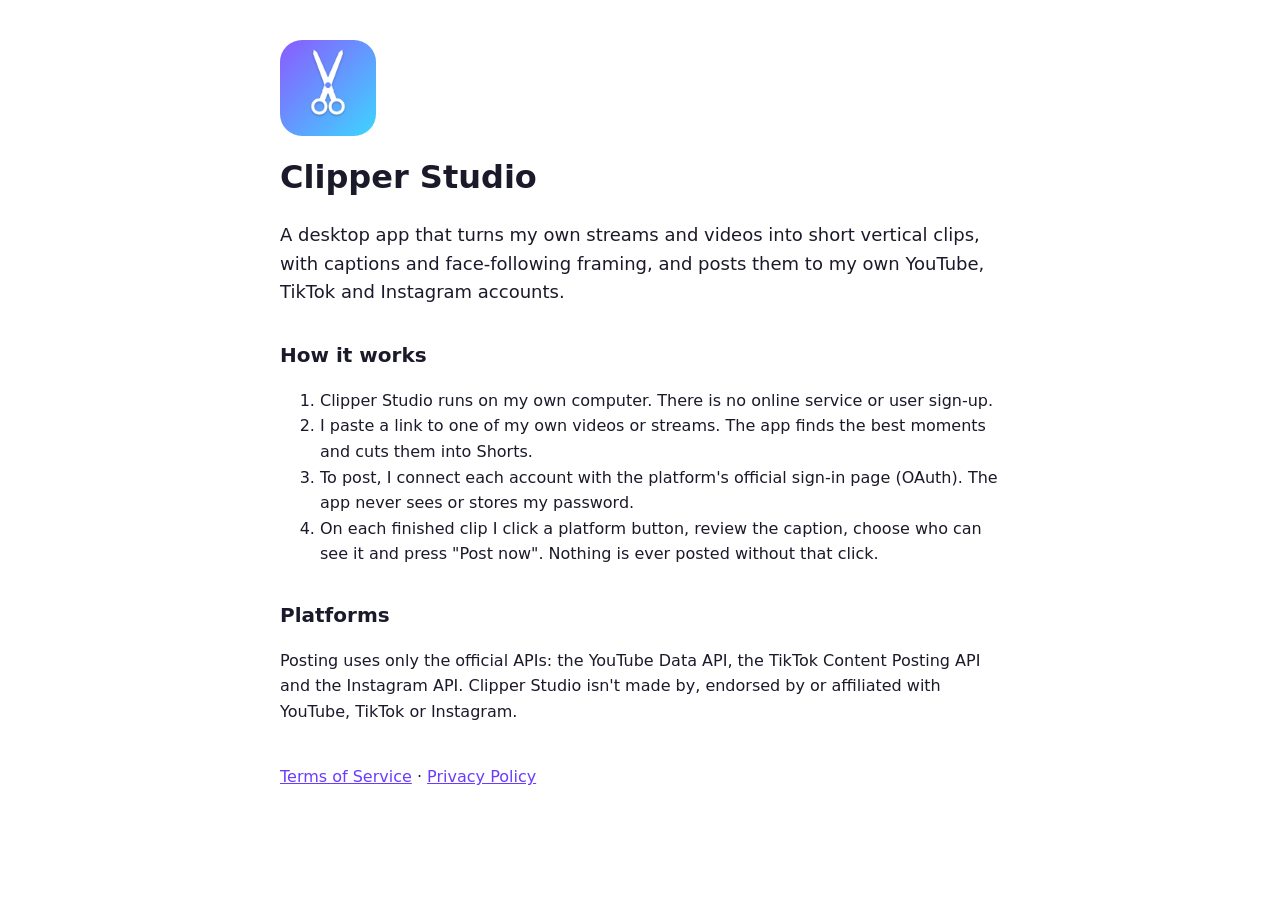
<file: index.html>
<!doctype html>
<html lang="en">
<head>
  <meta charset="utf-8">
  <meta name="viewport" content="width=device-width, initial-scale=1">
  <title>Clipper Studio</title>
  <link rel="icon" href="icon.png">
  <link rel="stylesheet" href="style.css">
</head>
<body>
  <main>
    <img src="icon.png" alt="" width="96" height="96" class="icon">
    <h1>Clipper Studio</h1>
    <p class="lead">A desktop app that turns my own streams and videos into short vertical clips, with captions and
      face-following framing, and posts them to my own YouTube, TikTok and Instagram accounts.</p>

    <h2>How it works</h2>
    <ol>
      <li>Clipper Studio runs on my own computer. There is no online service or user sign-up.</li>
      <li>I paste a link to one of my own videos or streams. The app finds the best moments and cuts them into
        Shorts.</li>
      <li>To post, I connect each account with the platform's official sign-in page (OAuth). The app never sees or
        stores my password.</li>
      <li>On each finished clip I click a platform button, review the caption, choose who can see it and press
        "Post now". Nothing is ever posted without that click.</li>
    </ol>

    <h2>Platforms</h2>
    <p>Posting uses only the official APIs: the YouTube Data API, the TikTok Content Posting API and the Instagram
      API. Clipper Studio isn't made by, endorsed by or affiliated with YouTube, TikTok or Instagram.</p>

    <p class="links"><a href="terms/">Terms of Service</a> · <a href="privacy/">Privacy Policy</a></p>
  </main>
</body>
</html>
</file>
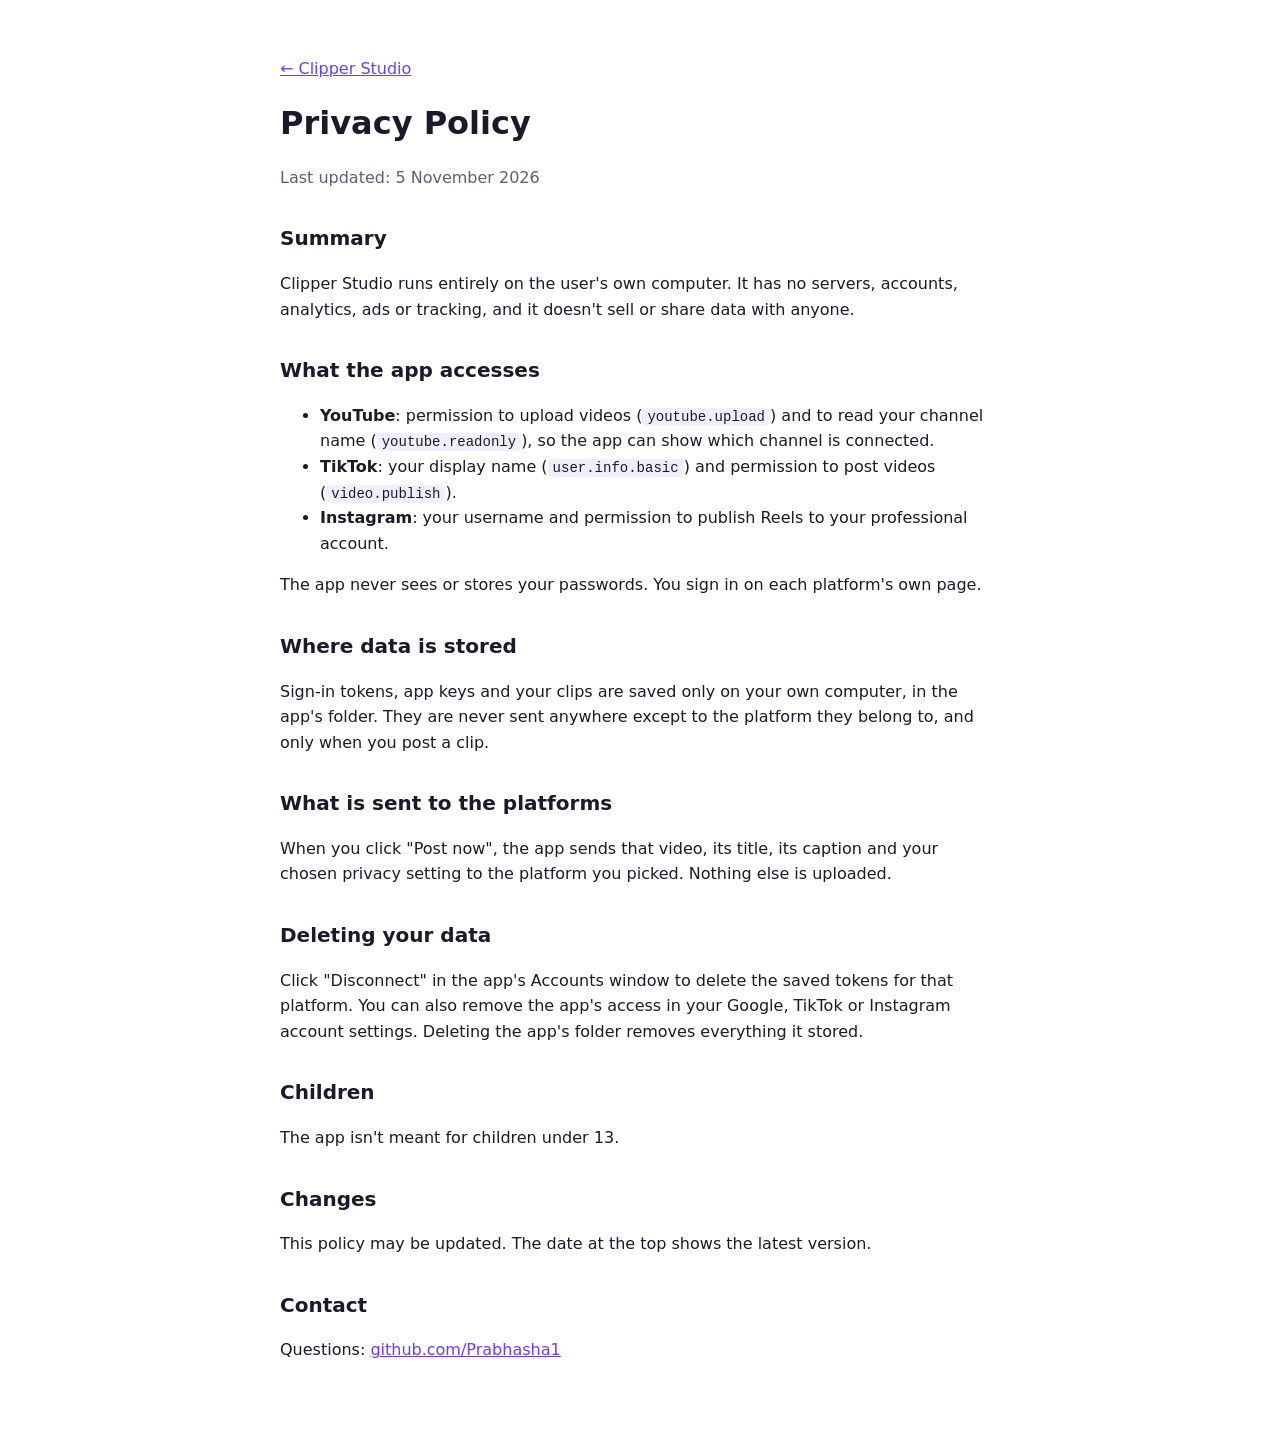
<file: privacy/index.html>
<!doctype html>
<html lang="en">
<head>
  <meta charset="utf-8">
  <meta name="viewport" content="width=device-width, initial-scale=1">
  <title>Privacy Policy · Clipper Studio</title>
  <link rel="icon" href="../icon.png">
  <link rel="stylesheet" href="../style.css">
</head>
<body>
  <main>
    <p><a href="../">← Clipper Studio</a></p>
    <h1>Privacy Policy</h1>
    <p class="muted">Last updated: 5 November 2026</p>

    <h2>Summary</h2>
    <p>Clipper Studio runs entirely on the user's own computer. It has no servers, accounts, analytics, ads or
      tracking, and it doesn't sell or share data with anyone.</p>

    <h2>What the app accesses</h2>
    <ul>
      <li><b>YouTube</b>: permission to upload videos (<code>youtube.upload</code>) and to read your channel name
        (<code>youtube.readonly</code>), so the app can show which channel is connected.</li>
      <li><b>TikTok</b>: your display name (<code>user.info.basic</code>) and permission to post videos
        (<code>video.publish</code>).</li>
      <li><b>Instagram</b>: your username and permission to publish Reels to your professional account.</li>
    </ul>
    <p>The app never sees or stores your passwords. You sign in on each platform's own page.</p>

    <h2>Where data is stored</h2>
    <p>Sign-in tokens, app keys and your clips are saved only on your own computer, in the app's folder. They are
      never sent anywhere except to the platform they belong to, and only when you post a clip.</p>

    <h2>What is sent to the platforms</h2>
    <p>When you click "Post now", the app sends that video, its title, its caption and your chosen privacy setting to
      the platform you picked. Nothing else is uploaded.</p>

    <h2>Deleting your data</h2>
    <p>Click "Disconnect" in the app's Accounts window to delete the saved tokens for that platform. You can also
      remove the app's access in your Google, TikTok or Instagram account settings. Deleting the app's folder removes
      everything it stored.</p>

    <h2>Children</h2>
    <p>The app isn't meant for children under 13.</p>

    <h2>Changes</h2>
    <p>This policy may be updated. The date at the top shows the latest version.</p>

    <h2>Contact</h2>
    <p>Questions: <a href="https://github.com/Prabhasha1">github.com/Prabhasha1</a></p>
  </main>
</body>
</html>
</file>
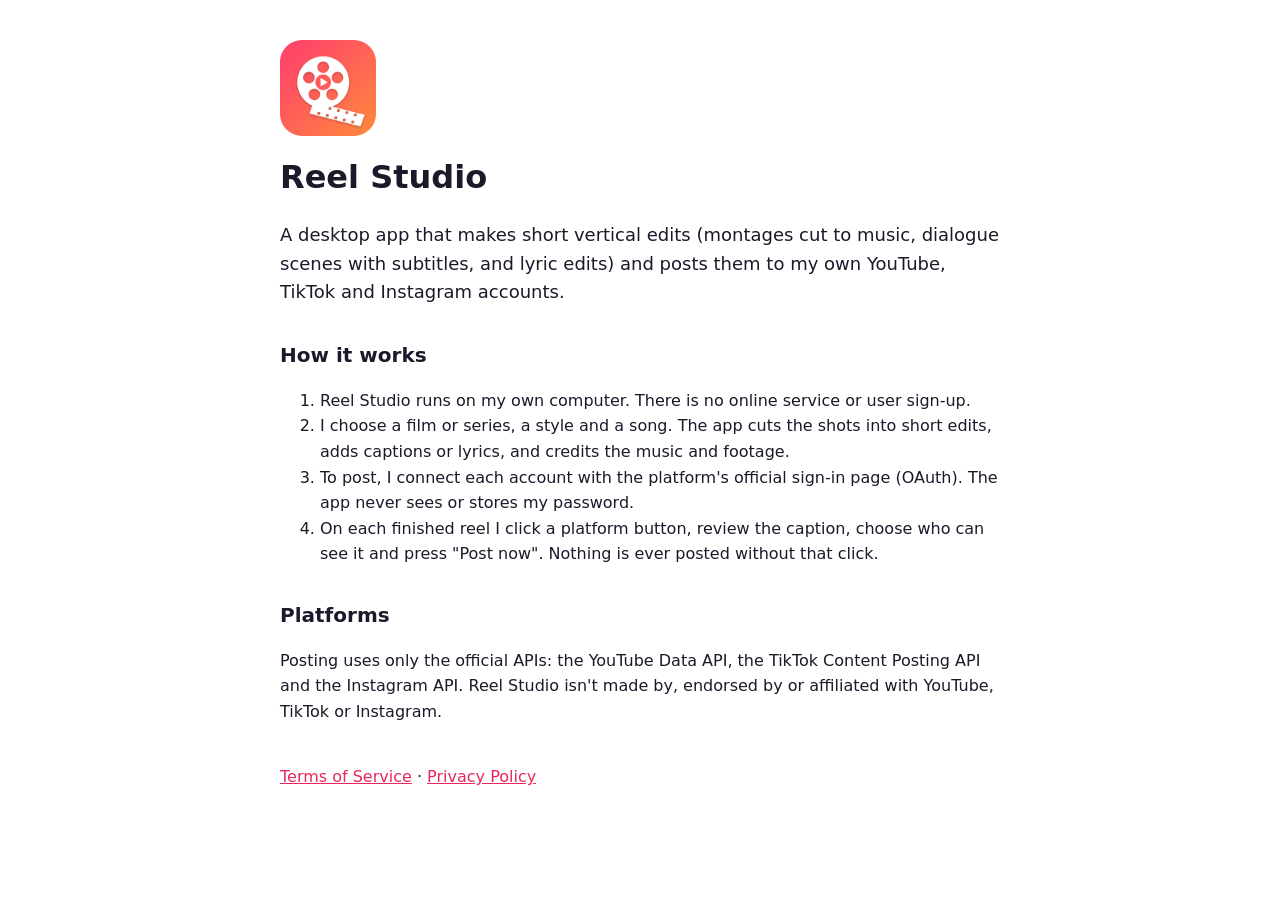
<file: reel-studio/index.html>
<!doctype html>
<html lang="en">
<head>
  <meta charset="utf-8">
  <meta name="viewport" content="width=device-width, initial-scale=1">
  <title>Reel Studio</title>
  <link rel="icon" href="icon.png">
  <link rel="stylesheet" href="style.css">
</head>
<body>
  <main>
    <img src="icon.png" alt="" width="96" height="96" class="icon">
    <h1>Reel Studio</h1>
    <p class="lead">A desktop app that makes short vertical edits (montages cut to music, dialogue scenes with
      subtitles, and lyric edits) and posts them to my own YouTube, TikTok and Instagram accounts.</p>

    <h2>How it works</h2>
    <ol>
      <li>Reel Studio runs on my own computer. There is no online service or user sign-up.</li>
      <li>I choose a film or series, a style and a song. The app cuts the shots into short edits, adds captions or
        lyrics, and credits the music and footage.</li>
      <li>To post, I connect each account with the platform's official sign-in page (OAuth). The app never sees or
        stores my password.</li>
      <li>On each finished reel I click a platform button, review the caption, choose who can see it and press
        "Post now". Nothing is ever posted without that click.</li>
    </ol>

    <h2>Platforms</h2>
    <p>Posting uses only the official APIs: the YouTube Data API, the TikTok Content Posting API and the Instagram
      API. Reel Studio isn't made by, endorsed by or affiliated with YouTube, TikTok or Instagram.</p>

    <p class="links"><a href="terms/">Terms of Service</a> · <a href="privacy/">Privacy Policy</a></p>
  </main>
</body>
</html>
</file>
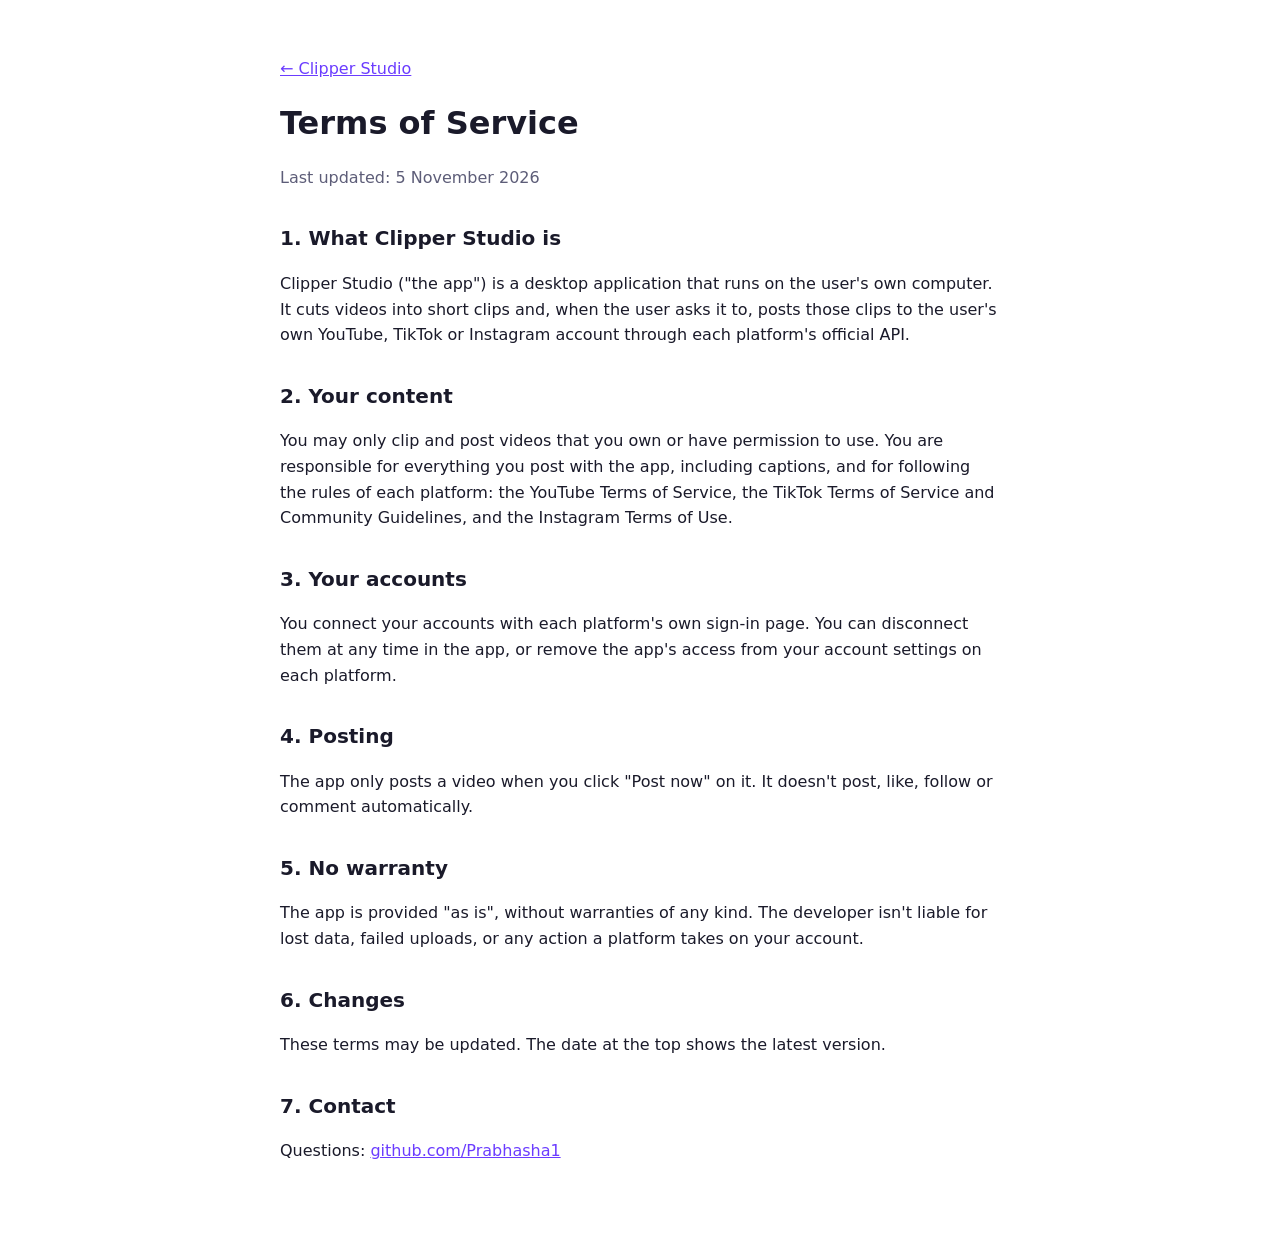
<file: terms/index.html>
<!doctype html>
<html lang="en">
<head>
  <meta charset="utf-8">
  <meta name="viewport" content="width=device-width, initial-scale=1">
  <title>Terms of Service · Clipper Studio</title>
  <link rel="icon" href="../icon.png">
  <link rel="stylesheet" href="../style.css">
</head>
<body>
  <main>
    <p><a href="../">← Clipper Studio</a></p>
    <h1>Terms of Service</h1>
    <p class="muted">Last updated: 5 November 2026</p>

    <h2>1. What Clipper Studio is</h2>
    <p>Clipper Studio ("the app") is a desktop application that runs on the user's own computer. It cuts videos into
      short clips and, when the user asks it to, posts those clips to the user's own YouTube, TikTok or Instagram
      account through each platform's official API.</p>

    <h2>2. Your content</h2>
    <p>You may only clip and post videos that you own or have permission to use. You are responsible for everything
      you post with the app, including captions, and for following the rules of each platform: the YouTube Terms of
      Service, the TikTok Terms of Service and Community Guidelines, and the Instagram Terms of Use.</p>

    <h2>3. Your accounts</h2>
    <p>You connect your accounts with each platform's own sign-in page. You can disconnect them at any time in the
      app, or remove the app's access from your account settings on each platform.</p>

    <h2>4. Posting</h2>
    <p>The app only posts a video when you click "Post now" on it. It doesn't post, like, follow or comment
      automatically.</p>

    <h2>5. No warranty</h2>
    <p>The app is provided "as is", without warranties of any kind. The developer isn't liable for lost data, failed
      uploads, or any action a platform takes on your account.</p>

    <h2>6. Changes</h2>
    <p>These terms may be updated. The date at the top shows the latest version.</p>

    <h2>7. Contact</h2>
    <p>Questions: <a href="https://github.com/Prabhasha1">github.com/Prabhasha1</a></p>
  </main>
</body>
</html>
</file>
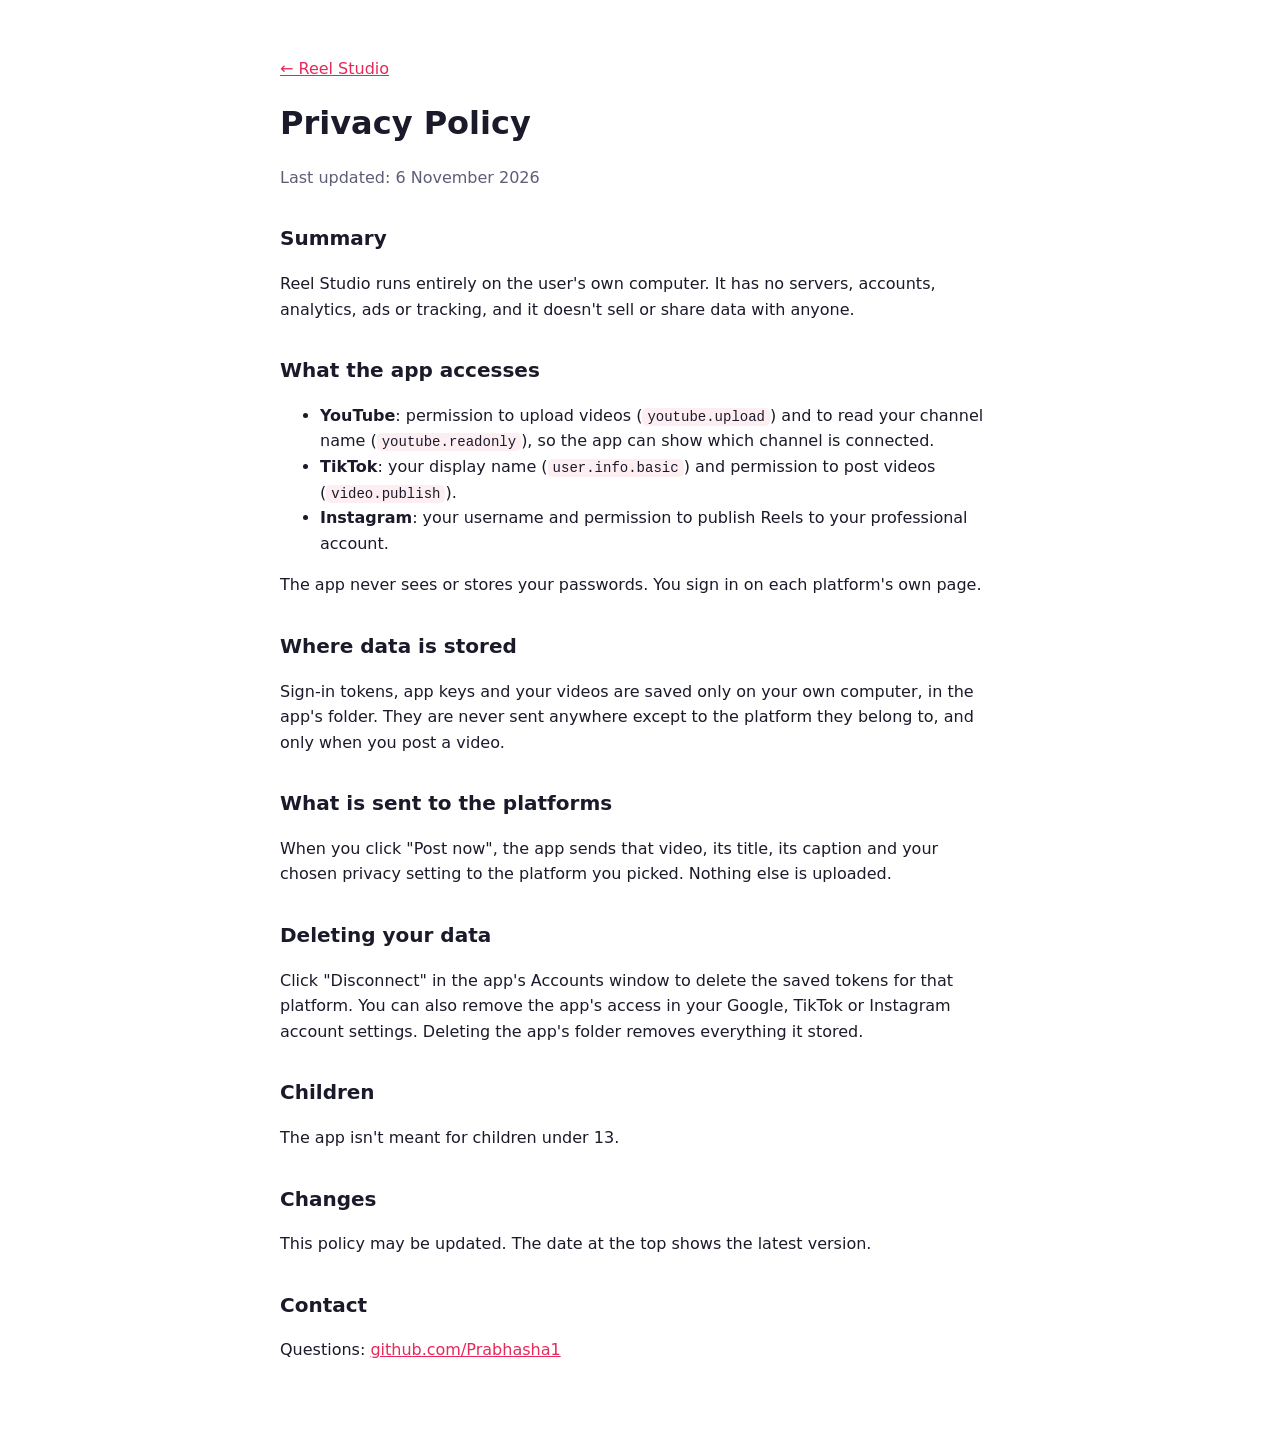
<file: reel-studio/privacy/index.html>
<!doctype html>
<html lang="en">
<head>
  <meta charset="utf-8">
  <meta name="viewport" content="width=device-width, initial-scale=1">
  <title>Privacy Policy · Reel Studio</title>
  <link rel="icon" href="../icon.png">
  <link rel="stylesheet" href="../style.css">
</head>
<body>
  <main>
    <p><a href="../">← Reel Studio</a></p>
    <h1>Privacy Policy</h1>
    <p class="muted">Last updated: 6 November 2026</p>

    <h2>Summary</h2>
    <p>Reel Studio runs entirely on the user's own computer. It has no servers, accounts, analytics, ads or
      tracking, and it doesn't sell or share data with anyone.</p>

    <h2>What the app accesses</h2>
    <ul>
      <li><b>YouTube</b>: permission to upload videos (<code>youtube.upload</code>) and to read your channel name
        (<code>youtube.readonly</code>), so the app can show which channel is connected.</li>
      <li><b>TikTok</b>: your display name (<code>user.info.basic</code>) and permission to post videos
        (<code>video.publish</code>).</li>
      <li><b>Instagram</b>: your username and permission to publish Reels to your professional account.</li>
    </ul>
    <p>The app never sees or stores your passwords. You sign in on each platform's own page.</p>

    <h2>Where data is stored</h2>
    <p>Sign-in tokens, app keys and your videos are saved only on your own computer, in the app's folder. They are
      never sent anywhere except to the platform they belong to, and only when you post a video.</p>

    <h2>What is sent to the platforms</h2>
    <p>When you click "Post now", the app sends that video, its title, its caption and your chosen privacy setting to
      the platform you picked. Nothing else is uploaded.</p>

    <h2>Deleting your data</h2>
    <p>Click "Disconnect" in the app's Accounts window to delete the saved tokens for that platform. You can also
      remove the app's access in your Google, TikTok or Instagram account settings. Deleting the app's folder removes
      everything it stored.</p>

    <h2>Children</h2>
    <p>The app isn't meant for children under 13.</p>

    <h2>Changes</h2>
    <p>This policy may be updated. The date at the top shows the latest version.</p>

    <h2>Contact</h2>
    <p>Questions: <a href="https://github.com/Prabhasha1">github.com/Prabhasha1</a></p>
  </main>
</body>
</html>
</file>
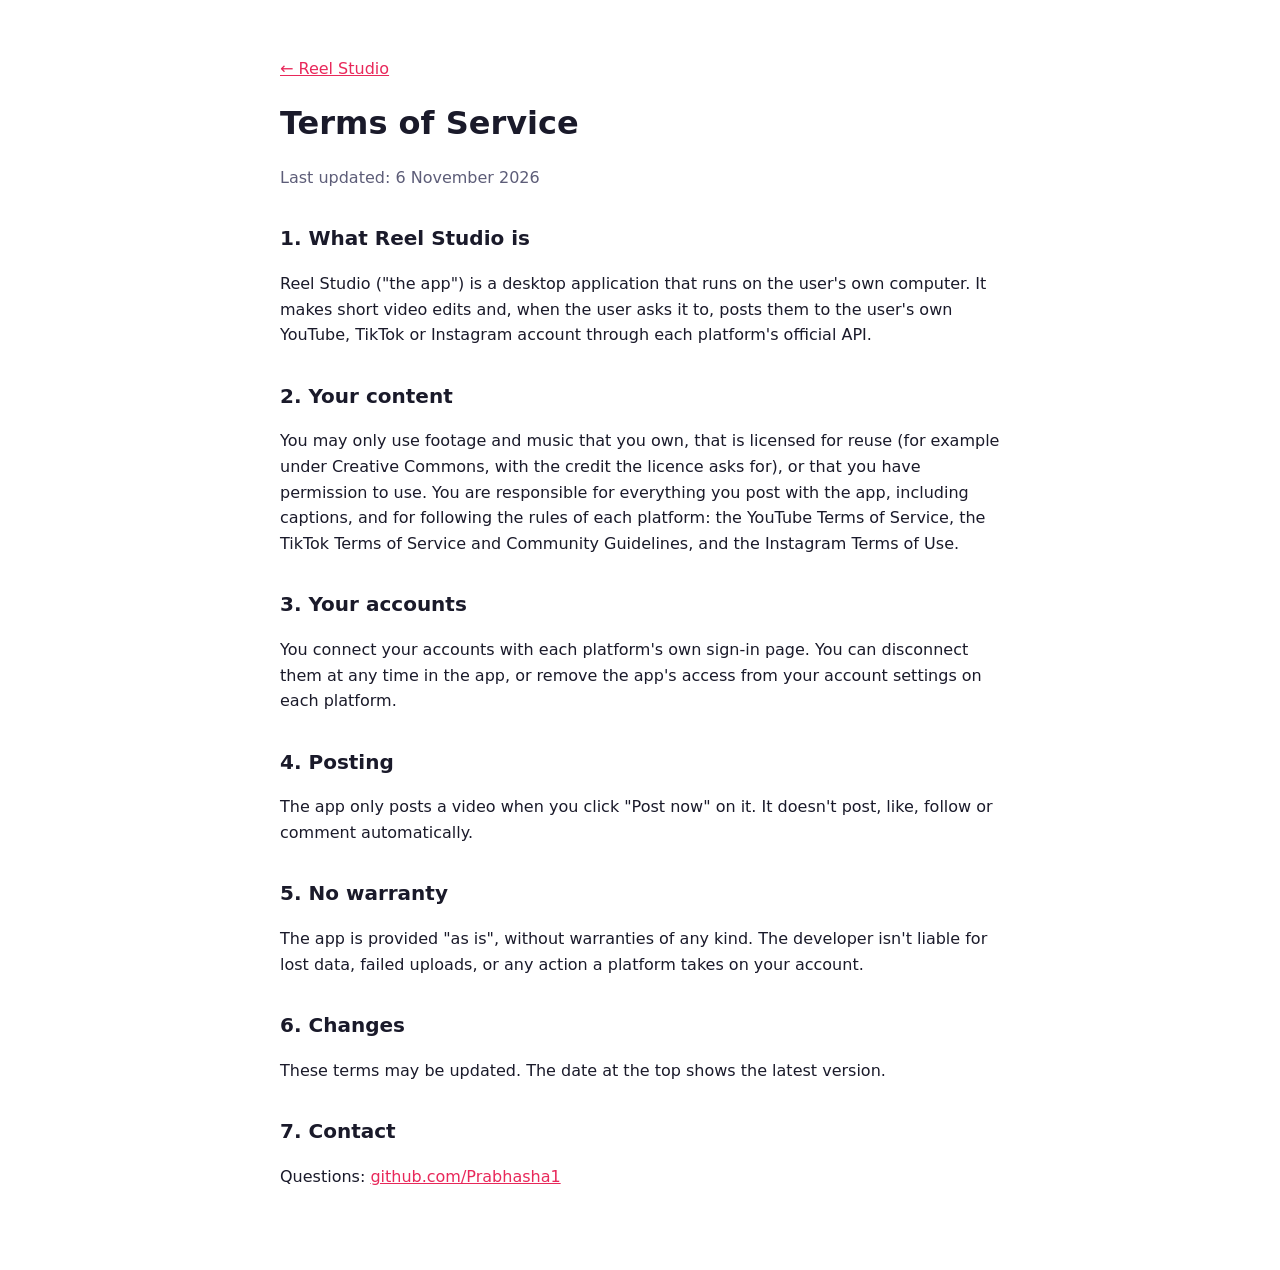
<file: reel-studio/terms/index.html>
<!doctype html>
<html lang="en">
<head>
  <meta charset="utf-8">
  <meta name="viewport" content="width=device-width, initial-scale=1">
  <title>Terms of Service · Reel Studio</title>
  <link rel="icon" href="../icon.png">
  <link rel="stylesheet" href="../style.css">
</head>
<body>
  <main>
    <p><a href="../">← Reel Studio</a></p>
    <h1>Terms of Service</h1>
    <p class="muted">Last updated: 6 November 2026</p>

    <h2>1. What Reel Studio is</h2>
    <p>Reel Studio ("the app") is a desktop application that runs on the user's own computer. It makes short video
      edits and, when the user asks it to, posts them to the user's own YouTube, TikTok or Instagram account through
      each platform's official API.</p>

    <h2>2. Your content</h2>
    <p>You may only use footage and music that you own, that is licensed for reuse (for example under Creative
      Commons, with the credit the licence asks for), or that you have permission to use. You are responsible for
      everything you post with the app, including captions, and for following the rules of each platform: the
      YouTube Terms of Service, the TikTok Terms of Service and Community Guidelines, and the Instagram Terms of
      Use.</p>

    <h2>3. Your accounts</h2>
    <p>You connect your accounts with each platform's own sign-in page. You can disconnect them at any time in the
      app, or remove the app's access from your account settings on each platform.</p>

    <h2>4. Posting</h2>
    <p>The app only posts a video when you click "Post now" on it. It doesn't post, like, follow or comment
      automatically.</p>

    <h2>5. No warranty</h2>
    <p>The app is provided "as is", without warranties of any kind. The developer isn't liable for lost data, failed
      uploads, or any action a platform takes on your account.</p>

    <h2>6. Changes</h2>
    <p>These terms may be updated. The date at the top shows the latest version.</p>

    <h2>7. Contact</h2>
    <p>Questions: <a href="https://github.com/Prabhasha1">github.com/Prabhasha1</a></p>
  </main>
</body>
</html>
</file>
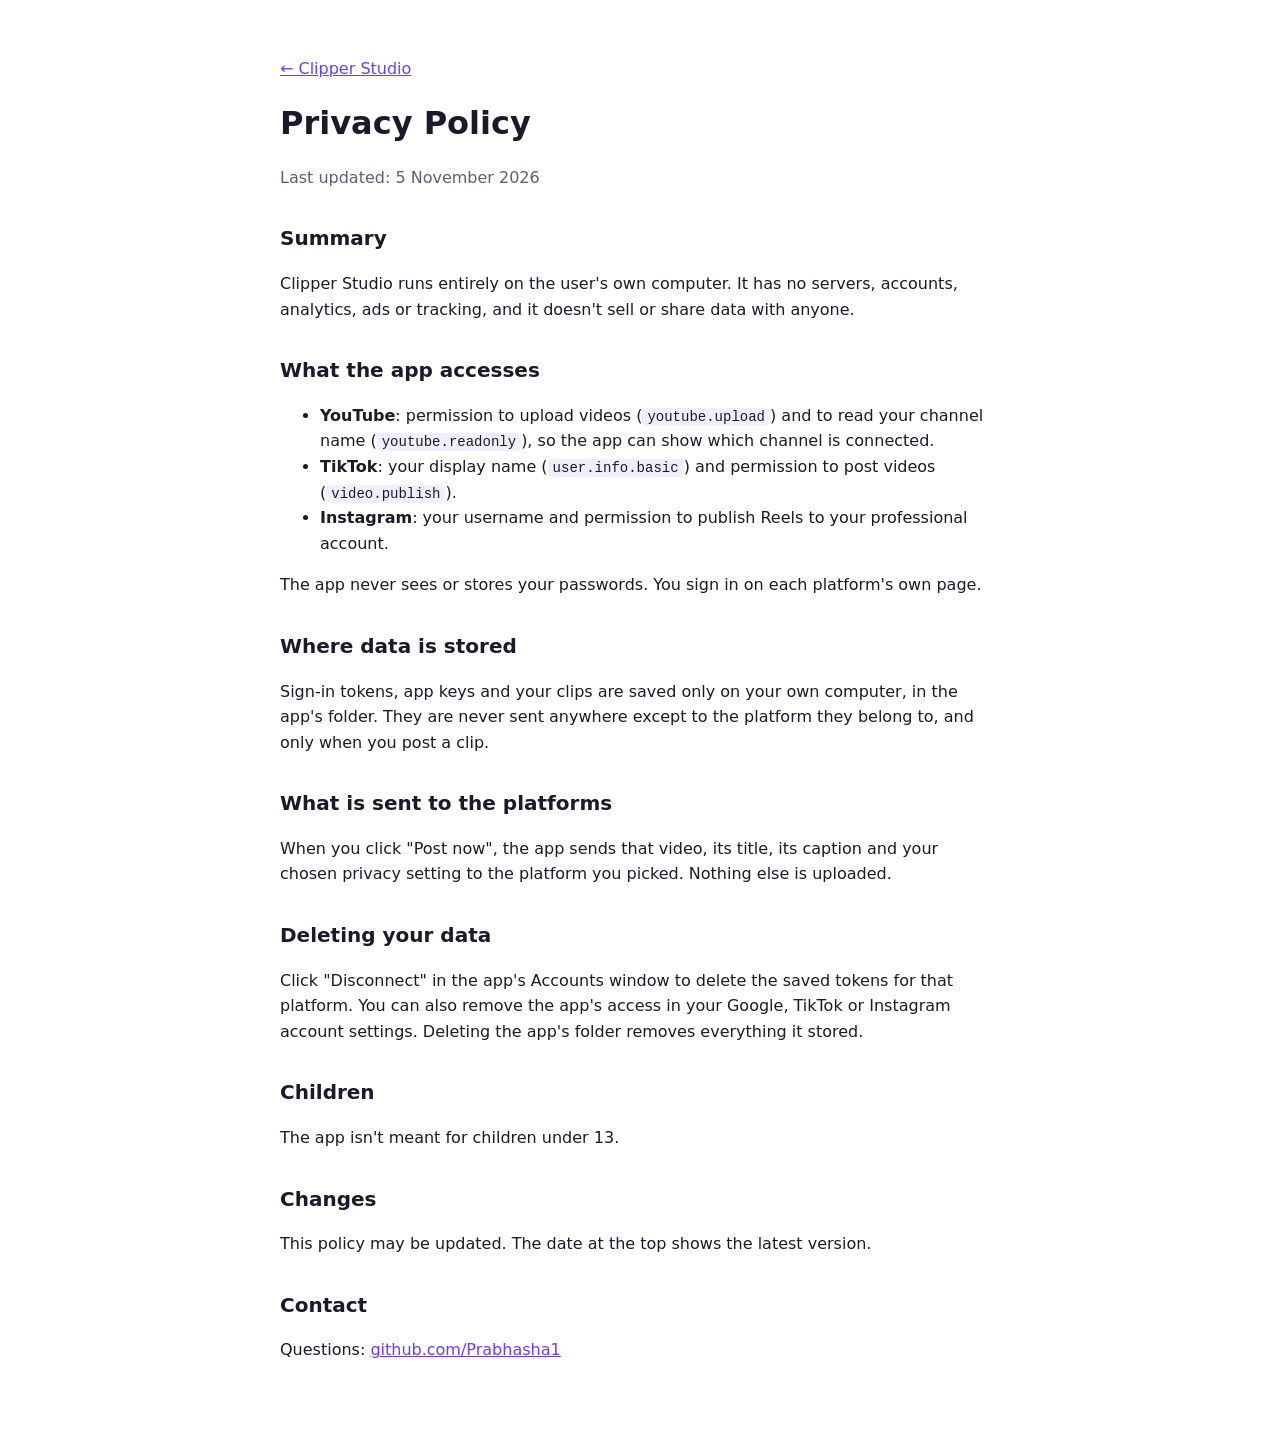
<file: privacy.html>
<!doctype html>
<html lang="en">
<head>
  <meta charset="utf-8">
  <meta name="viewport" content="width=device-width, initial-scale=1">
  <title>Privacy Policy · Clipper Studio</title>
  <link rel="icon" href="icon.png">
  <link rel="stylesheet" href="style.css">
</head>
<body>
  <main>
    <p><a href="index.html">← Clipper Studio</a></p>
    <h1>Privacy Policy</h1>
    <p class="muted">Last updated: 5 November 2026</p>

    <h2>Summary</h2>
    <p>Clipper Studio runs entirely on the user's own computer. It has no servers, accounts, analytics, ads or
      tracking, and it doesn't sell or share data with anyone.</p>

    <h2>What the app accesses</h2>
    <ul>
      <li><b>YouTube</b>: permission to upload videos (<code>youtube.upload</code>) and to read your channel name
        (<code>youtube.readonly</code>), so the app can show which channel is connected.</li>
      <li><b>TikTok</b>: your display name (<code>user.info.basic</code>) and permission to post videos
        (<code>video.publish</code>).</li>
      <li><b>Instagram</b>: your username and permission to publish Reels to your professional account.</li>
    </ul>
    <p>The app never sees or stores your passwords. You sign in on each platform's own page.</p>

    <h2>Where data is stored</h2>
    <p>Sign-in tokens, app keys and your clips are saved only on your own computer, in the app's folder. They are
      never sent anywhere except to the platform they belong to, and only when you post a clip.</p>

    <h2>What is sent to the platforms</h2>
    <p>When you click "Post now", the app sends that video, its title, its caption and your chosen privacy setting to
      the platform you picked. Nothing else is uploaded.</p>

    <h2>Deleting your data</h2>
    <p>Click "Disconnect" in the app's Accounts window to delete the saved tokens for that platform. You can also
      remove the app's access in your Google, TikTok or Instagram account settings. Deleting the app's folder removes
      everything it stored.</p>

    <h2>Children</h2>
    <p>The app isn't meant for children under 13.</p>

    <h2>Changes</h2>
    <p>This policy may be updated. The date at the top shows the latest version.</p>

    <h2>Contact</h2>
    <p>Questions: <a href="https://github.com/Prabhasha1">github.com/Prabhasha1</a></p>
  </main>
</body>
</html>
</file>
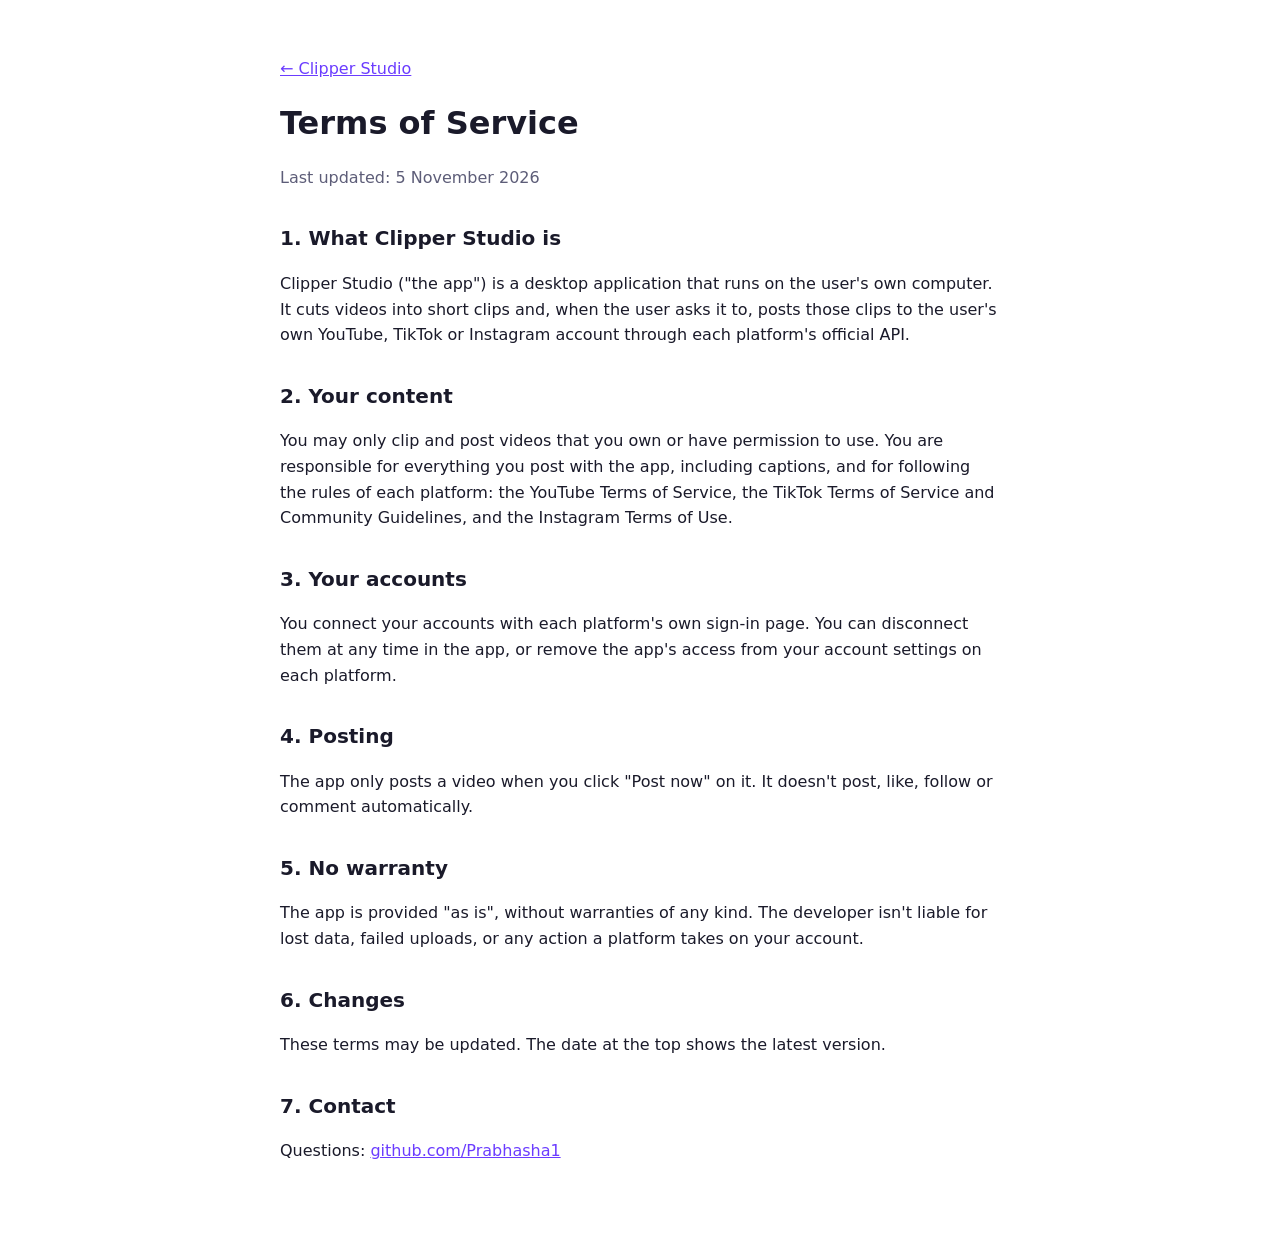
<file: terms.html>
<!doctype html>
<html lang="en">
<head>
  <meta charset="utf-8">
  <meta name="viewport" content="width=device-width, initial-scale=1">
  <title>Terms of Service · Clipper Studio</title>
  <link rel="icon" href="icon.png">
  <link rel="stylesheet" href="style.css">
</head>
<body>
  <main>
    <p><a href="index.html">← Clipper Studio</a></p>
    <h1>Terms of Service</h1>
    <p class="muted">Last updated: 5 November 2026</p>

    <h2>1. What Clipper Studio is</h2>
    <p>Clipper Studio ("the app") is a desktop application that runs on the user's own computer. It cuts videos into
      short clips and, when the user asks it to, posts those clips to the user's own YouTube, TikTok or Instagram
      account through each platform's official API.</p>

    <h2>2. Your content</h2>
    <p>You may only clip and post videos that you own or have permission to use. You are responsible for everything
      you post with the app, including captions, and for following the rules of each platform: the YouTube Terms of
      Service, the TikTok Terms of Service and Community Guidelines, and the Instagram Terms of Use.</p>

    <h2>3. Your accounts</h2>
    <p>You connect your accounts with each platform's own sign-in page. You can disconnect them at any time in the
      app, or remove the app's access from your account settings on each platform.</p>

    <h2>4. Posting</h2>
    <p>The app only posts a video when you click "Post now" on it. It doesn't post, like, follow or comment
      automatically.</p>

    <h2>5. No warranty</h2>
    <p>The app is provided "as is", without warranties of any kind. The developer isn't liable for lost data, failed
      uploads, or any action a platform takes on your account.</p>

    <h2>6. Changes</h2>
    <p>These terms may be updated. The date at the top shows the latest version.</p>

    <h2>7. Contact</h2>
    <p>Questions: <a href="https://github.com/Prabhasha1">github.com/Prabhasha1</a></p>
  </main>
</body>
</html>
</file>
<file: style.css>
:root { --bg: #ffffff; --text: #1a1a2a; --muted: #5d5d78; --accent: #6b3cff; --code: #f0eefa; }
@media (prefers-color-scheme: dark) {
  :root { --bg: #0a0a12; --text: #f2f2f7; --muted: #9a9ab4; --accent: #a98bff; --code: #1c1c2a; }
}
body { margin: 0; background: var(--bg); color: var(--text); font: 16px/1.6 system-ui, -apple-system, Segoe UI, sans-serif; }
main { max-width: 720px; margin: 0 auto; padding: 40px 16px 64px; }
h1 { font-size: 32px; margin: 8px 0; }
h2 { font-size: 20px; margin-top: 32px; }
a { color: var(--accent); }
.icon { border-radius: 22px; }
.lead { font-size: 18px; }
.muted { color: var(--muted); }
.links { margin-top: 40px; }
code { background: var(--code); padding: 1px 5px; border-radius: 5px; font-size: 14px; }
</file>
<file: reel-studio/style.css>
:root { --bg: #ffffff; --text: #1a1a2a; --muted: #5d5d78; --accent: #e8285a; --code: #fdeef2; }
@media (prefers-color-scheme: dark) {
  :root { --bg: #0a0a12; --text: #f2f2f7; --muted: #9a9ab4; --accent: #ff6a8e; --code: #1c1c2a; }
}
body { margin: 0; background: var(--bg); color: var(--text); font: 16px/1.6 system-ui, -apple-system, Segoe UI, sans-serif; }
main { max-width: 720px; margin: 0 auto; padding: 40px 16px 64px; }
h1 { font-size: 32px; margin: 8px 0; }
h2 { font-size: 20px; margin-top: 32px; }
a { color: var(--accent); }
.icon { border-radius: 22px; }
.lead { font-size: 18px; }
.muted { color: var(--muted); }
.links { margin-top: 40px; }
code { background: var(--code); padding: 1px 5px; border-radius: 5px; font-size: 14px; }
</file>
